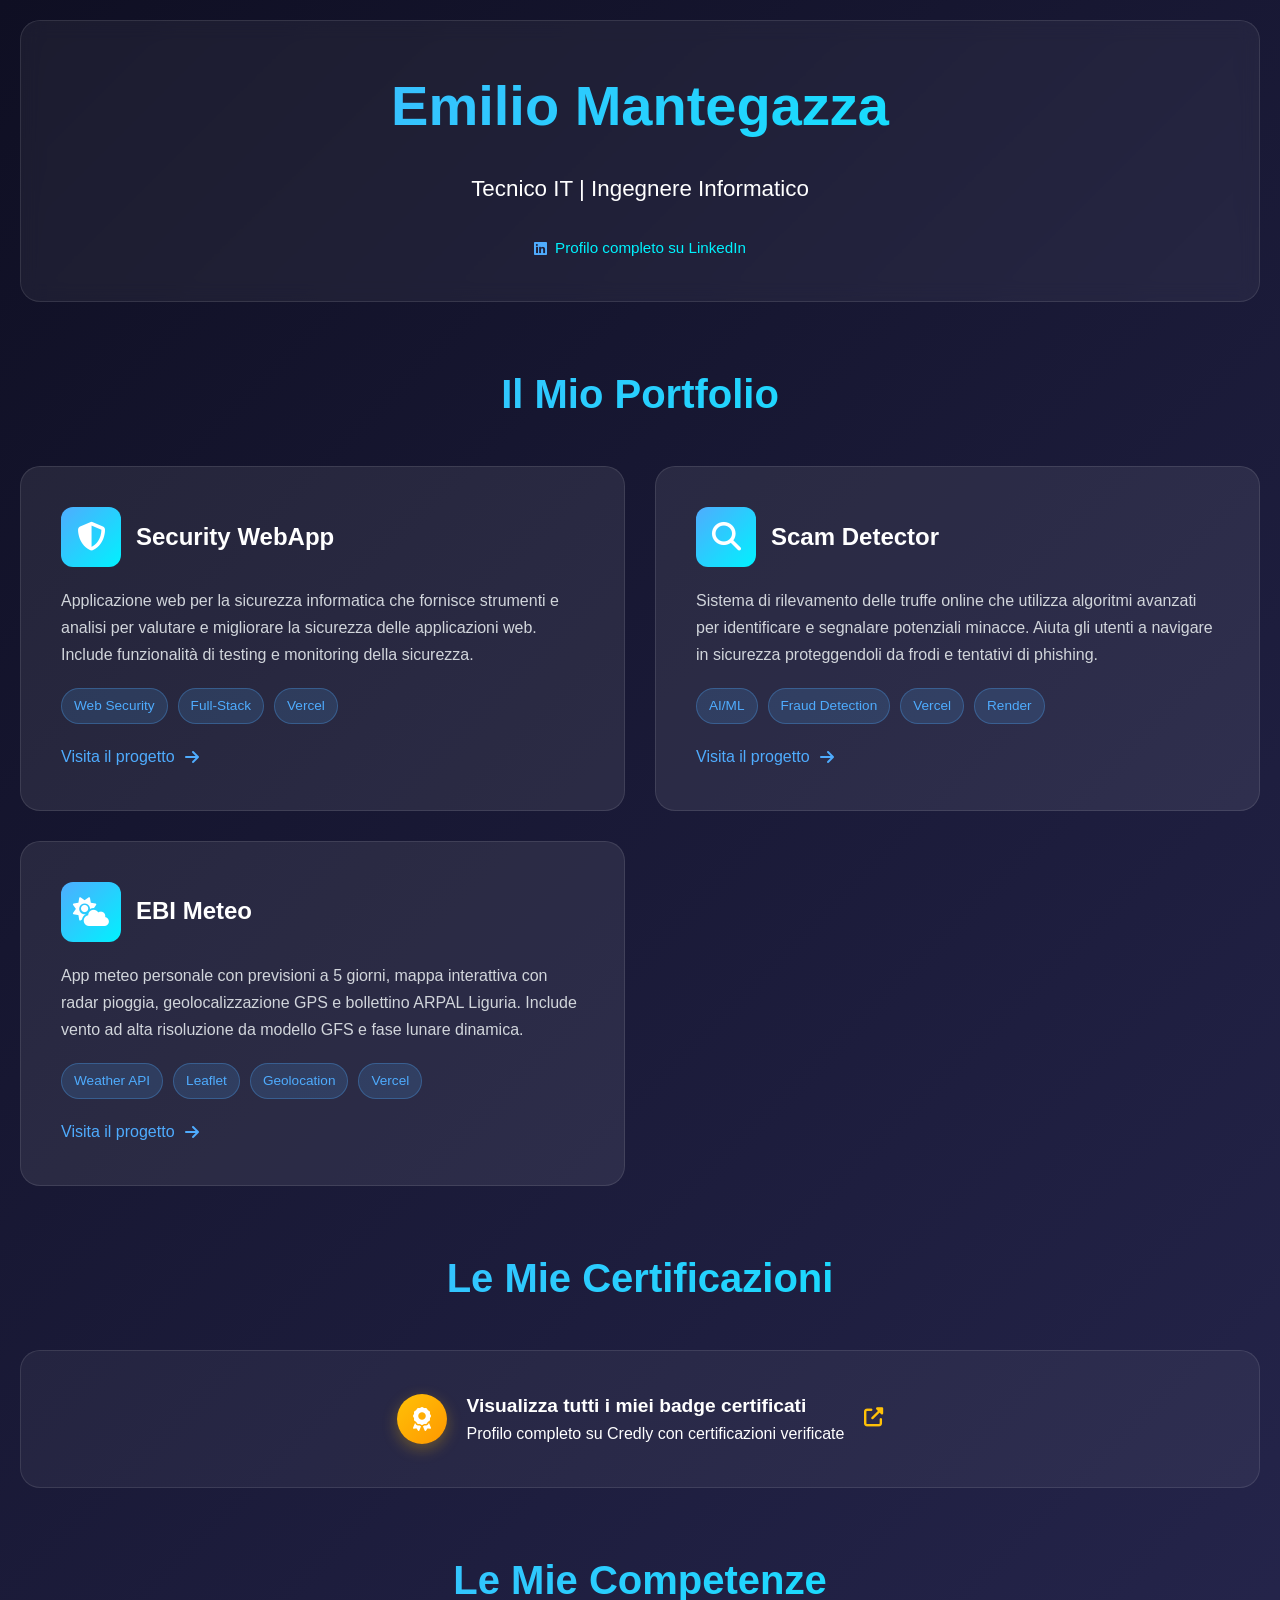
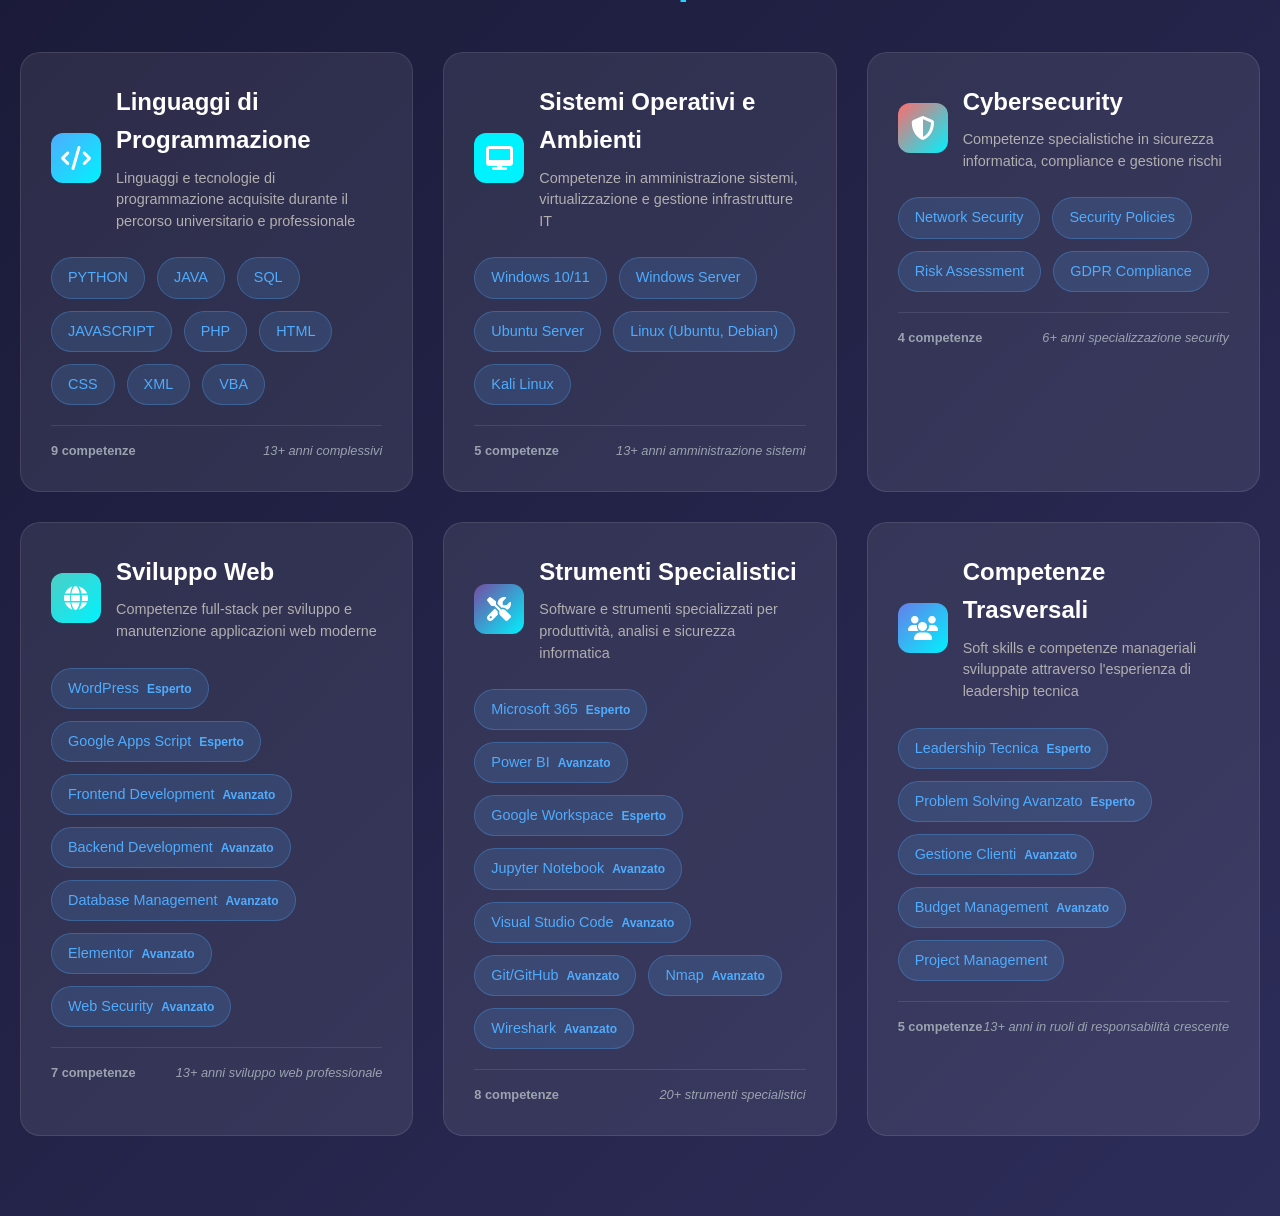
<file: index.html>
<!DOCTYPE html>
<html lang="it">
<head>
    <meta charset="UTF-8">
    <meta name="viewport" content="width=device-width, initial-scale=1.0">
    <title>Emilio Mantegazza - Portfolio Tecnico</title>
    <link href="https://cdnjs.cloudflare.com/ajax/libs/font-awesome/6.4.0/css/all.min.css" rel="stylesheet">
    <link rel="stylesheet" href="./assets/css/base.css">
    <link rel="stylesheet" href="./assets/css/header.css">
    <link rel="stylesheet" href="./assets/css/portfolio.css">
    <link rel="stylesheet" href="./assets/css/credly.css">
    <link rel="stylesheet" href="./assets/css/skills.css">
    <link rel="stylesheet" href="./assets/css/modal.css">
    </head>
<body>
    <div class="container">

        <!-- Header -->
        <header class="header loading-animation">
            <h1>Emilio Mantegazza</h1>
            <div class="subtitle">Tecnico IT | Ingegnere Informatico</div>
            <div class="contact-info">
                <div class="contact-item">
                    <i class="fab fa-linkedin"></i>
                    <span><a href="https://linkedin.com/in/emilio-mantegazza-410b4521" target="_blank" rel="noopener noreferrer">Profilo completo su LinkedIn</a></span>
                </div>
            </div>
        </header>

        <!-- Portfolio -->
        <section class="portfolio-section loading-animation">
            <h2 class="section-title">Il Mio Portfolio</h2>
            <div class="portfolio-grid">

                <div class="portfolio-card">
                    <div class="portfolio-card-header">
                        <div class="portfolio-icon"><i class="fas fa-shield-alt"></i></div>
                        <h3 class="portfolio-card-title">Security WebApp</h3>
                    </div>
                    <p class="portfolio-card-description">
                        Applicazione web per la sicurezza informatica che fornisce strumenti e analisi per valutare e migliorare la sicurezza delle applicazioni web. Include funzionalità di testing e monitoring della sicurezza.
                    </p>
                    <div class="portfolio-tags">
                        <span class="portfolio-tag">Web Security</span>
                        <span class="portfolio-tag">Full-Stack</span>
                        <span class="portfolio-tag">Vercel</span>
                    </div>
                    <a href="https://security-webapp.vercel.app/" target="_blank" rel="noopener noreferrer" class="portfolio-link-wrapper">
                        <span>Visita il progetto</span>
                        <i class="fas fa-arrow-right"></i>
                    </a>
                </div>

                <div class="portfolio-card">
                    <div class="portfolio-card-header">
                        <div class="portfolio-icon"><i class="fas fa-search"></i></div>
                        <h3 class="portfolio-card-title">Scam Detector</h3>
                    </div>
                    <p class="portfolio-card-description">
                        Sistema di rilevamento delle truffe online che utilizza algoritmi avanzati per identificare e segnalare potenziali minacce. Aiuta gli utenti a navigare in sicurezza proteggendoli da frodi e tentativi di phishing.
                    </p>
                    <div class="portfolio-tags">
                        <span class="portfolio-tag">AI/ML</span>
                        <span class="portfolio-tag">Fraud Detection</span>
                        <span class="portfolio-tag">Vercel</span>
                        <span class="portfolio-tag">Render</span>
                    </div>
                    <a href="https://scam-detector-gray.vercel.app/" target="_blank" rel="noopener noreferrer" class="portfolio-link-wrapper">
                        <span>Visita il progetto</span>
                        <i class="fas fa-arrow-right"></i>
                    </a>
                </div>

                <div class="portfolio-card">
                    <div class="portfolio-card-header">
                        <div class="portfolio-icon"><i class="fas fa-cloud-sun"></i></div>
                        <h3 class="portfolio-card-title">EBI Meteo</h3>
                    </div>
                    <p class="portfolio-card-description">
                        App meteo personale con previsioni a 5 giorni, mappa interattiva con radar pioggia, geolocalizzazione GPS e bollettino ARPAL Liguria. Include vento ad alta risoluzione da modello GFS e fase lunare dinamica.
                    </p>
                    <div class="portfolio-tags">
                        <span class="portfolio-tag">Weather API</span>
                        <span class="portfolio-tag">Leaflet</span>
                        <span class="portfolio-tag">Geolocation</span>
                        <span class="portfolio-tag">Vercel</span>
                    </div>
                    <a href="https://ebi-meteo.vercel.app/" target="_blank" rel="noopener noreferrer" class="portfolio-link-wrapper">
                        <span>Visita il progetto</span>
                        <i class="fas fa-arrow-right"></i>
                    </a>
                </div>

            </div>
        </section>

        <!-- Certificazioni -->
        <section class="credly-section loading-animation">
            <h2 class="section-title">Le Mie Certificazioni</h2>
            <a href="https://www.credly.com/users/emilio-mantegazza" target="_blank" rel="noopener noreferrer" class="credly-link">
                <div class="credly-content">
                    <div class="credly-icon"><i class="fas fa-award"></i></div>
                    <div class="credly-text">
                        <h3>Visualizza tutti i miei badge certificati</h3>
                        <p>Profilo completo su Credly con certificazioni verificate</p>
                    </div>
                    <div class="credly-arrow"><i class="fas fa-external-link-alt"></i></div>
                </div>
            </a>
        </section>

        <!-- Skills — caricate dinamicamente da JSON -->
        <section class="skills-section loading-animation">
            <h2 class="section-title">Le Mie Competenze</h2>

            <div class="skills-grid" id="skillsContainer" role="list" aria-label="Categorie di competenze">
                <p style="color:#9ca3af;padding:20px 0;">Caricamento competenze...</p>
            </div>
        </section>

    </div>

    <script type="module" src="./assets/js/app.js"></script>
</body>
</html>
</file>
<file: assets/css/base.css>
*, *::before, *::after { margin: 0; padding: 0; box-sizing: border-box; }

body {
    font-family: 'Inter', -apple-system, BlinkMacSystemFont, sans-serif;
    background: linear-gradient(135deg, #0f0f23 0%, #1e1e3f 50%, #2d2d5a 100%);
    min-height: 100vh;
    color: #e0e0e0;
    line-height: 1.6;
}

.container { max-width: 1400px; margin: 0 auto; padding: 20px; }

.section-title {
    text-align: center;
    font-size: 2.5rem;
    font-weight: 700;
    background: linear-gradient(135deg, #4facfe 0%, #00f2fe 100%);
    -webkit-background-clip: text;
    -webkit-text-fill-color: transparent;
    background-clip: text;
    margin-bottom: 40px;
}

.loading-animation {
    opacity: 0;
    transform: translateY(20px);
    animation: fadeInUp 0.6s ease forwards;
}

@keyframes fadeInUp { to { opacity: 1; transform: translateY(0); } }

a { color: #00f2fe; text-decoration: none; transition: color 0.3s; }
a:hover { color: #4facfe; text-decoration: underline; }
a:visited { color: #9ca3af; }

@media (max-width: 768px) {
    .section-title { font-size: 2rem; }
}
</file>
<file: assets/css/header.css>
.header {
    text-align: center;
    margin-bottom: 60px;
    padding: 40px 20px;
    background: rgba(255,255,255,0.05);
    border-radius: 20px;
    backdrop-filter: blur(10px);
    border: 1px solid rgba(255,255,255,0.1);
}

.header h1 {
    font-size: 3.5rem;
    font-weight: 700;
    background: linear-gradient(135deg, #4facfe 0%, #00f2fe 100%);
    -webkit-background-clip: text;
    -webkit-text-fill-color: transparent;
    background-clip: text;
    margin-bottom: 20px;
}

.header .subtitle { font-size: 1.4rem; color: #ffffff; margin-bottom: 30px; }

.contact-info {
    display: flex;
    justify-content: center;
    gap: 30px;
    flex-wrap: wrap;
    margin-top: 20px;
}

.contact-item { display: flex; align-items: center; gap: 8px; color: #ffffff; font-size: 0.95rem; }
.contact-item i { color: #4facfe; }
.contact-item a { color: #00f2fe; text-decoration: none; transition: color 0.3s; }
.contact-item a:hover { color: #4facfe; text-decoration: underline; }

@media (max-width: 768px) {
    .header h1 { font-size: 2.5rem; }
    .contact-info { flex-direction: column; align-items: center; gap: 15px; }
}

@media (max-width: 480px) {
    .header h1 { font-size: 2rem; }
}
</file>
<file: assets/css/portfolio.css>
.portfolio-section { margin-bottom: 60px; }

.portfolio-grid {
    display: grid;
    grid-template-columns: repeat(auto-fit, minmax(400px, 1fr));
    gap: 30px;
}

.portfolio-card {
    background: rgba(255,255,255,0.08);
    border-radius: 20px;
    padding: 40px;
    backdrop-filter: blur(15px);
    border: 1px solid rgba(255,255,255,0.1);
    transition: all 0.3s ease;
    position: relative;
    overflow: hidden;
    display: block;
    color: inherit;
}

.portfolio-card::before {
    content: '';
    position: absolute;
    top: 0; left: 0; right: 0;
    height: 4px;
    background: linear-gradient(90deg, #4facfe 0%, #00f2fe 100%);
    transform: scaleX(0);
    transition: transform 0.3s ease;
}

.portfolio-card:hover { transform: translateY(-8px); box-shadow: 0 20px 40px rgba(79,172,254,0.3); }
.portfolio-card:hover::before { transform: scaleX(1); }

.portfolio-card-header { display: flex; align-items: center; gap: 15px; margin-bottom: 20px; }

.portfolio-icon {
    width: 60px; height: 60px;
    background: linear-gradient(135deg, #4facfe 0%, #00f2fe 100%);
    border-radius: 12px;
    display: flex; align-items: center; justify-content: center;
    font-size: 1.8rem; color: white; flex-shrink: 0;
}

.portfolio-card-title { font-size: 1.5rem; font-weight: 600; color: #ffffff; margin: 0; }
.portfolio-card-description { color: #d1d5db; line-height: 1.7; margin-bottom: 20px; font-size: 1rem; }

.portfolio-tags { display: flex; flex-wrap: wrap; gap: 10px; margin-top: 20px; }

.portfolio-tag {
    background: rgba(79,172,254,0.15);
    border: 1px solid rgba(79,172,254,0.3);
    color: #4facfe;
    padding: 6px 12px;
    border-radius: 20px;
    font-size: 0.85rem;
}

.portfolio-link-wrapper {
    display: flex; align-items: center; gap: 10px;
    color: #4facfe; font-weight: 500; margin-top: 20px;
    text-decoration: none;
}

.portfolio-link-wrapper:hover { color: #00f2fe; text-decoration: none; }
.portfolio-link-wrapper:visited { color: #4facfe; }
.portfolio-link-wrapper i { transition: transform 0.3s ease; }
.portfolio-card:hover .portfolio-link-wrapper i { transform: translateX(5px); }

@media (max-width: 768px) {
    .portfolio-grid { grid-template-columns: 1fr; }
    .portfolio-card { padding: 30px; }
}
</file>
<file: assets/css/credly.css>
.credly-section { margin-bottom: 60px; }

.credly-link {
    display: block; text-decoration: none;
    padding: 40px 20px;
    background: rgba(255,255,255,0.05);
    border-radius: 20px;
    backdrop-filter: blur(10px);
    border: 1px solid rgba(255,255,255,0.1);
    transition: all 0.3s ease;
    position: relative; overflow: hidden;
}

.credly-link::before {
    content: '';
    position: absolute; top: 0; left: -100%;
    width: 100%; height: 100%;
    background: linear-gradient(90deg, transparent, rgba(255,193,7,0.1), transparent);
    transition: left 0.6s ease;
}

.credly-link:hover { transform: translateY(-5px); box-shadow: 0 20px 40px rgba(255,193,7,0.2); }
.credly-link:hover::before { left: 100%; }

.credly-content {
    display: flex; align-items: center; justify-content: center;
    gap: 20px; position: relative; z-index: 1;
}

.credly-icon {
    width: 50px; height: 50px;
    background: linear-gradient(135deg, #ffc107 0%, #ff9800 100%);
    border-radius: 50%;
    display: flex; align-items: center; justify-content: center;
    font-size: 1.5rem; color: white; flex-shrink: 0;
    box-shadow: 0 5px 15px rgba(255,193,7,0.3);
}

.credly-text { color: #ffffff; }
.credly-text h3 { font-size: 1.2rem; font-weight: 600; margin: 0; color: #ffffff; }
.credly-arrow { font-size: 1.2rem; color: #ffc107; transition: transform 0.3s; flex-shrink: 0; }
.credly-link:hover .credly-arrow { transform: translateX(5px); }

@media (max-width: 768px) {
    .credly-content { gap: 15px; }
}
</file>
<file: assets/css/skills.css>
.skills-grid {
    display: grid;
    grid-template-columns: repeat(auto-fit, minmax(350px, 1fr));
    gap: 30px;
    margin-bottom: 60px;
}

.skill-category {
    background: rgba(255,255,255,0.08);
    border-radius: 20px; padding: 30px;
    backdrop-filter: blur(15px);
    border: 1px solid rgba(255,255,255,0.1);
    transition: all 0.3s ease;
    position: relative; overflow: hidden;
}

.skill-category::before {
    content: '';
    position: absolute; top: 0; left: 0; right: 0; height: 4px;
    background: linear-gradient(90deg, #4facfe 0%, #00f2fe 100%);
    transform: scaleX(0); transition: transform 0.3s ease;
}

.skill-category:hover { transform: translateY(-5px); box-shadow: 0 20px 40px rgba(79,172,254,0.2); }
.skill-category:hover::before { transform: scaleX(1); }

.skill-category:nth-child(1) { animation-delay: 0.1s; }
.skill-category:nth-child(2) { animation-delay: 0.2s; }
.skill-category:nth-child(3) { animation-delay: 0.3s; }
.skill-category:nth-child(4) { animation-delay: 0.4s; }
.skill-category:nth-child(5) { animation-delay: 0.5s; }
.skill-category:nth-child(6) { animation-delay: 0.6s; }

.skill-category.loading {
    opacity: 0.5;
    pointer-events: none;
}

.skill-category.loading::after {
    content: '';
    position: absolute;
    top: 50%; left: 50%;
    width: 20px; height: 20px;
    border: 2px solid #4facfe;
    border-top: 2px solid transparent;
    border-radius: 50%;
    animation: spin 1s linear infinite;
    transform: translate(-50%, -50%);
}

@keyframes spin {
    0%   { transform: translate(-50%, -50%) rotate(0deg); }
    100% { transform: translate(-50%, -50%) rotate(360deg); }
}

.category-header { display: flex; align-items: center; gap: 15px; margin-bottom: 25px; }

.category-icon {
    width: 50px; height: 50px;
    border-radius: 12px;
    display: flex; align-items: center; justify-content: center;
    font-size: 1.5rem; color: white; flex-shrink: 0;
}

.category-title { font-size: 1.5rem; font-weight: 600; color: #ffffff; }
.category-content { flex: 1; }
.category-description { color: #b0b0b0; font-size: 0.9rem; margin: 8px 0 0; line-height: 1.5; }

.skills-list { display: flex; flex-wrap: wrap; gap: 12px; }

.skill-tag {
    background: rgba(79,172,254,0.15);
    border: 1px solid rgba(79,172,254,0.3);
    color: #4facfe;
    padding: 8px 16px;
    border-radius: 25px;
    font-size: 0.9rem; font-weight: 500;
    transition: all 0.3s ease;
    cursor: pointer;
}

.skill-tag:hover {
    background: rgba(79,172,254,0.25);
    transform: translateY(-2px);
    box-shadow: 0 5px 15px rgba(79,172,254,0.3);
}

.skill-tag:focus { outline: 2px solid #4facfe; outline-offset: 2px; }

.detailed-skill { position: relative; }

.skill-level { font-size: 0.75rem; color: #4facfe; margin-left: 8px; font-weight: 600; }

.category-stats {
    margin-top: 20px;
    display: flex; justify-content: space-between; align-items: center;
    font-size: 0.8rem; color: #9ca3af;
    padding-top: 15px;
    border-top: 1px solid rgba(255,255,255,0.1);
}

.skills-count { font-weight: 600; }
.experience-total { font-style: italic; }

@media (max-width: 768px) {
    .skills-grid { grid-template-columns: 1fr; }
    .category-stats { flex-direction: column; gap: 5px; text-align: center; }
}
</file>
<file: assets/css/modal.css>
.skill-modal {
    position: fixed;
    top: 0; left: 0;
    width: 100%; height: 100%;
    background: rgba(15, 15, 35, 0.9);
    display: flex;
    align-items: center;
    justify-content: center;
    z-index: 1000;
    opacity: 0;
    visibility: hidden;
    transition: all 0.3s ease;
    backdrop-filter: blur(5px);
}

.skill-modal.active { opacity: 1; visibility: visible; }

.modal-content {
    background: linear-gradient(135deg, #1e1e3f 0%, #2d2d5a 100%);
    border-radius: 20px;
    padding: 40px;
    max-width: 700px;
    width: 90%;
    max-height: 85vh;
    overflow-y: auto;
    color: #e0e0e0;
    border: 1px solid rgba(79, 172, 254, 0.2);
    box-shadow: 0 20px 60px rgba(0, 0, 0, 0.5);
    transform: scale(0.9);
    transition: transform 0.3s ease;
}

.skill-modal.active .modal-content { transform: scale(1); }

.modal-header {
    display: flex;
    justify-content: space-between;
    align-items: center;
    margin-bottom: 25px;
    border-bottom: 2px solid rgba(79, 172, 254, 0.2);
    padding-bottom: 20px;
}

.modal-header h3 {
    font-size: 1.8rem;
    font-weight: 700;
    background: linear-gradient(135deg, #4facfe 0%, #00f2fe 100%);
    -webkit-background-clip: text;
    -webkit-text-fill-color: transparent;
    background-clip: text;
    margin: 0;
}

.close-modal {
    font-size: 2rem;
    cursor: pointer;
    color: #9ca3af;
    transition: color 0.3s ease;
    background: none;
    border: none;
    padding: 5px;
    display: flex; align-items: center; justify-content: center;
}

.close-modal:hover { color: #ff6b6b; transform: scale(1.1); }
.close-modal:focus { outline: 2px solid #4facfe; outline-offset: 2px; }

.skill-meta {
    display: flex;
    gap: 20px;
    margin-bottom: 20px;
    flex-wrap: wrap;
    align-items: center;
}

.skill-category-badge {
    background: rgba(79, 172, 254, 0.15);
    border: 1px solid rgba(79, 172, 254, 0.3);
    color: #4facfe;
    padding: 6px 15px;
    border-radius: 20px;
    font-size: 0.85rem;
    font-weight: 500;
}

.skill-experience {
    background: rgba(79, 172, 254, 0.15);
    border: 1px solid rgba(79, 172, 254, 0.3);
    color: #4facfe;
    padding: 6px 15px;
    border-radius: 20px;
    font-size: 0.85rem;
    font-weight: 500;
}

.skill-level.level-base        { border-color: #fbbf24; color: #fbbf24; background: rgba(251,191,36,0.15); }
.skill-level.level-intermedio   { border-color: #3b82f6; color: #3b82f6; background: rgba(59,130,246,0.15); }
.skill-level.level-avanzato     { border-color: #10b981; color: #10b981; background: rgba(16,185,129,0.15); }
.skill-level.level-esperto      { border-color: #8b5cf6; color: #8b5cf6; background: rgba(139,92,246,0.15); }

.skill-description {
    color: #d1d5db;
    line-height: 1.7;
    margin-bottom: 25px;
    font-size: 1rem;
}

.skill-projects,
.skill-certifications { margin-bottom: 25px; }

.skill-projects h4,
.skill-certifications h4 { color: #4facfe; font-size: 1.2rem; margin-bottom: 15px; font-weight: 600; }

.skill-projects ul,
.skill-certifications ul { list-style: none; padding: 0; }

.skill-projects li,
.skill-certifications li {
    background: rgba(255,255,255,0.05);
    padding: 12px 18px;
    margin-bottom: 8px;
    border-radius: 8px;
    border-left: 3px solid #4facfe;
    color: #e0e0e0;
    transition: all 0.3s ease;
}

.skill-projects li:hover,
.skill-certifications li:hover { background: rgba(255,255,255,0.1); transform: translateX(5px); }

.skill-modal::-webkit-scrollbar { width: 8px; }
.skill-modal::-webkit-scrollbar-track { background: rgba(255,255,255,0.1); border-radius: 4px; }
.skill-modal::-webkit-scrollbar-thumb { background: #4facfe; border-radius: 4px; }
.skill-modal::-webkit-scrollbar-thumb:hover { background: #00f2fe; }

/* Tooltip */
.skill-tooltip {
    position: absolute;
    background: rgba(15, 15, 35, 0.97);
    color: #e0e0e0;
    padding: 10px 18px;
    border-radius: 10px;
    border: 1px solid rgba(79, 172, 254, 0.4);
    z-index: 1100;
    font-size: 0.9rem;
    font-weight: 500;
    box-shadow: 0 8px 24px rgba(0, 0, 0, 0.5);
    pointer-events: none;
    white-space: nowrap;
    backdrop-filter: blur(10px);
    transition: opacity 0.2s ease, transform 0.2s ease;
}

@media (max-width: 768px) {
    .modal-content { padding: 25px; margin: 20px; max-height: 90vh; }
    .skill-meta { flex-direction: column; align-items: flex-start; gap: 10px; }
}

@media (max-width: 480px) {
    .modal-header h3 { font-size: 1.4rem; }
}
</file>
